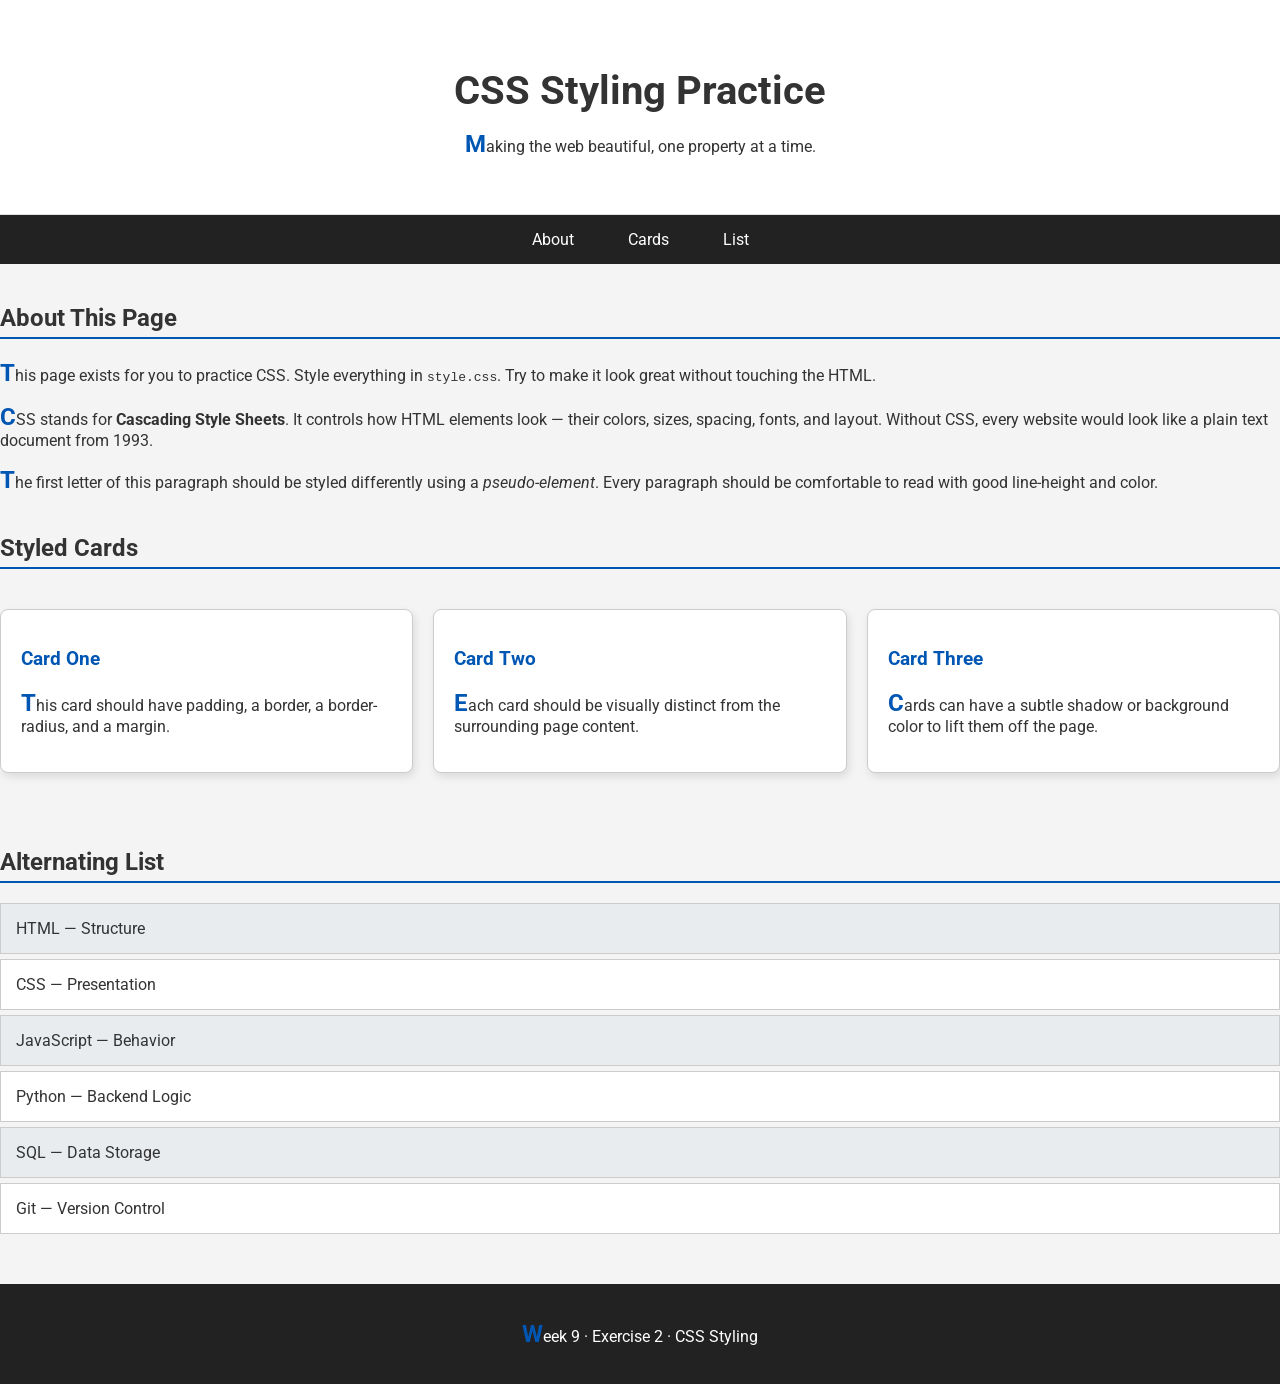
<file: week9/exercise2-css-styling/index.html>
<!DOCTYPE html>
<html lang="en">
<head>
  <meta charset="UTF-8" />
  <meta name="viewport" content="width=device-width, initial-scale=1.0" />
  <title>CSS Styling Exercise</title>

<link href="https://fonts.googleapis.com/css2?family=Roboto:wght@400;700&display=swap" rel="stylesheet">
<link rel="stylesheet" href="style.css">
</head>
<body>

  <header id="hero">
    <h1>CSS Styling Practice</h1>
    <p>Making the web beautiful, one property at a time.</p>
  </header>

  <nav>
    <a href="#about">About</a>
    <a href="#cards">Cards</a>
    <a href="#list">List</a>
  </nav>

  <main>

    <section id="about">
      <h2>About This Page</h2>
      <p class="intro">
        This page exists for you to practice CSS. Style everything in <code>style.css</code>.
        Try to make it look great without touching the HTML.
      </p>
      <p>
        CSS stands for <strong>Cascading Style Sheets</strong>. It controls how HTML elements
        look — their colors, sizes, spacing, fonts, and layout. Without CSS, every website
        would look like a plain text document from 1993.
      </p>
      <p>
        The first letter of this paragraph should be styled differently using a <em>pseudo-element</em>.
        Every paragraph should be comfortable to read with good line-height and color.
      </p>
    </section>

    <section id="cards">
      <h2>Styled Cards</h2>
      <div class="card-grid">
        <div class="card">
          <h3>Card One</h3>
          <p>This card should have padding, a border, a border-radius, and a margin.</p>
        </div>
        <div class="card">
          <h3>Card Two</h3>
          <p>Each card should be visually distinct from the surrounding page content.</p>
        </div>
        <div class="card">
          <h3>Card Three</h3>
          <p>Cards can have a subtle shadow or background color to lift them off the page.</p>
        </div>
      </div>
    </section>

    <section id="list">
      <h2>Alternating List</h2>
      <ul class="fancy-list">
        <li>HTML — Structure</li>
        <li>CSS — Presentation</li>
        <li>JavaScript — Behavior</li>
        <li>Python — Backend Logic</li>
        <li>SQL — Data Storage</li>
        <li>Git — Version Control</li>
      </ul>
    </section>

  </main>

  <footer>
    <p>Week 9 · Exercise 2 · CSS Styling</p>
  </footer>

</body>
</html>
</file>
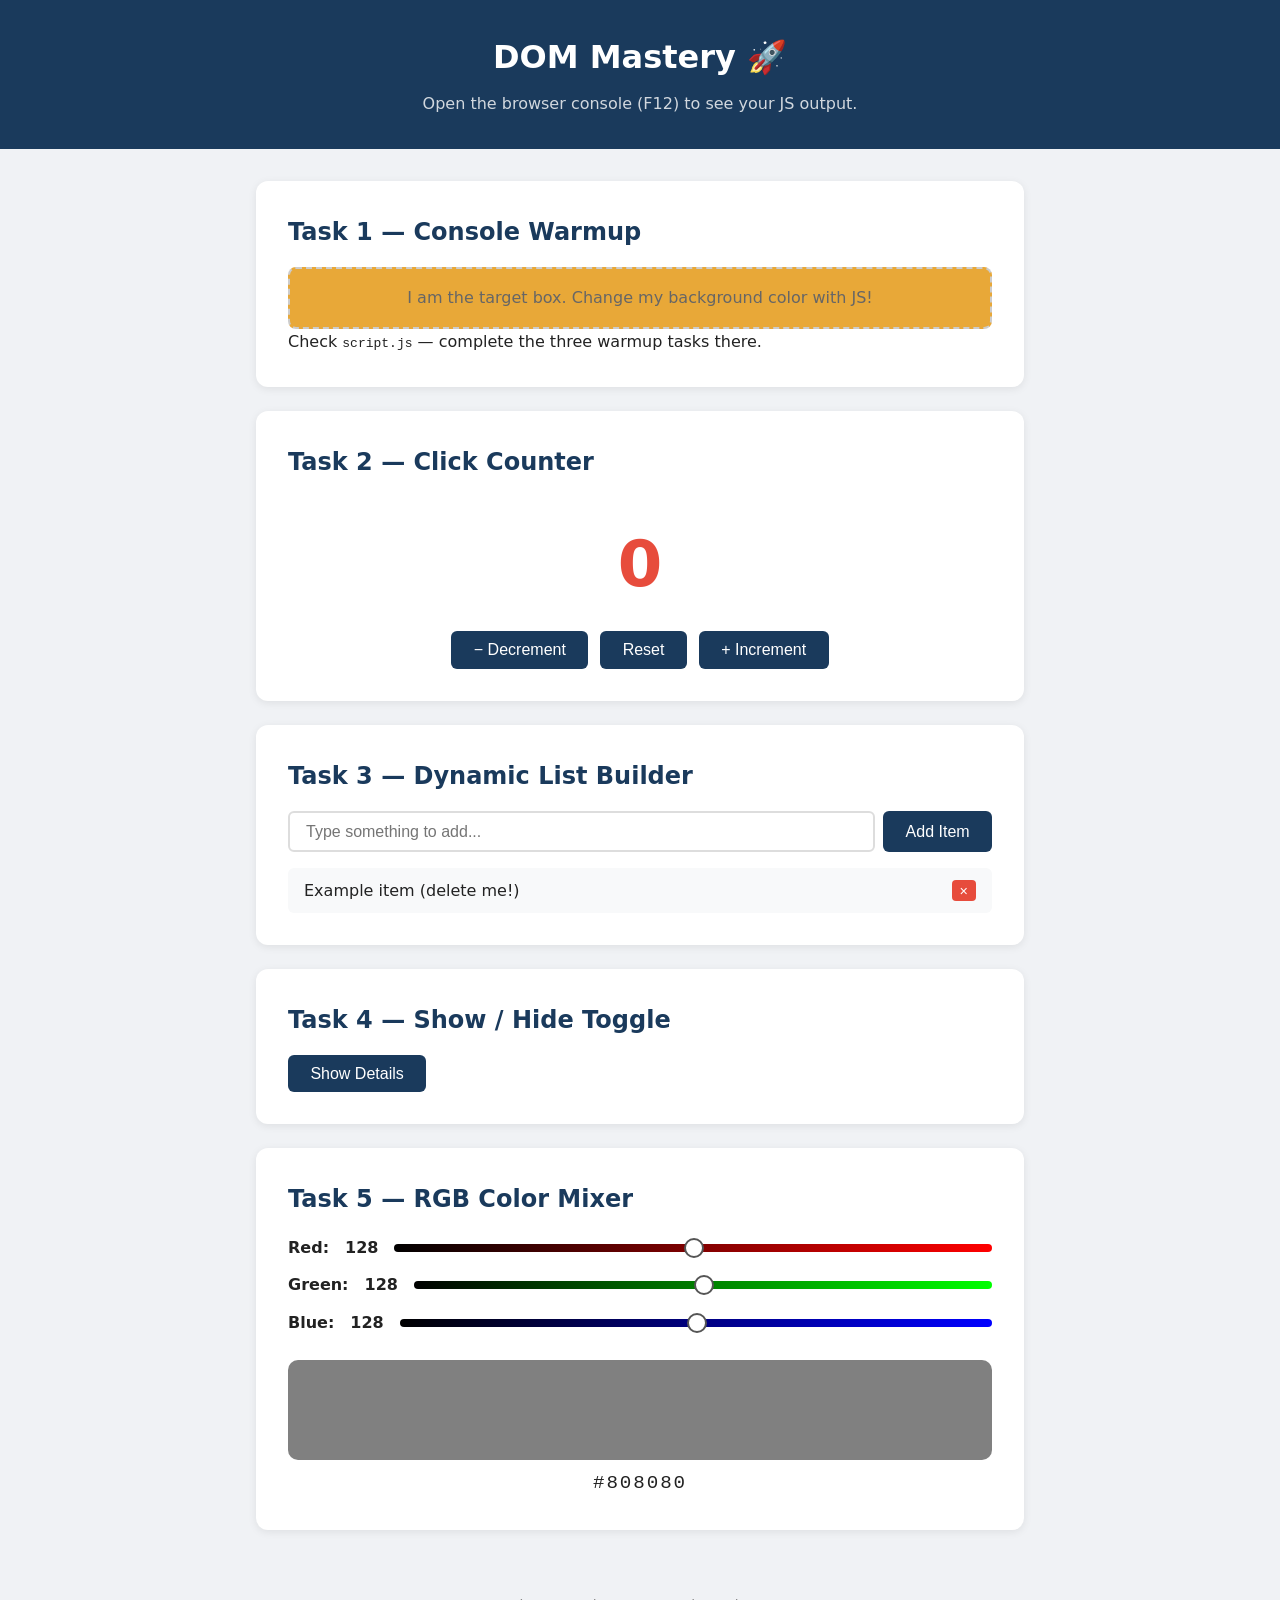
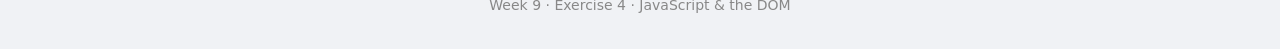
<file: week9/exercise4-javascript-dom/index.html>
<!DOCTYPE html>
<html lang="en">
<head>
  <meta charset="UTF-8" />
  <meta name="viewport" content="width=device-width, initial-scale=1.0" />
  <title>JavaScript & the DOM</title>
  <link rel="stylesheet" href="style.css" />
</head>
<body>

  <header>
    <h1 id="main-title">JavaScript DOM Practice</h1>
    <p>Open the browser console (F12) to see your JS output.</p>
  </header>

  <main>

    <!-- ===== TASK 1: Console Warmup ===== -->
    <section id="warmup-section" class="card">
      <h2>Task 1 — Console Warmup</h2>
      <div id="target-box">I am the target box. Change my background color with JS!</div>
      <p class="hint">Check <code>script.js</code> — complete the three warmup tasks there.</p>
    </section>

    <!-- ===== TASK 2: Counter ===== -->
    <section id="counter-section" class="card">
      <h2>Task 2 — Click Counter</h2>
      <div id="count-display">0</div>
      <div class="button-group">
        <button id="btn-decrement">− Decrement</button>
        <button id="btn-reset">Reset</button>
        <button id="btn-increment">+ Increment</button>
      </div>
    </section>

    <!-- ===== TASK 3: Dynamic List ===== -->
    <section id="list-section" class="card">
      <h2>Task 3 — Dynamic List Builder</h2>
      <div class="input-row">
        <input type="text" id="list-input" placeholder="Type something to add..." />
        <button id="btn-add-item">Add Item</button>
      </div>
      <ul id="dynamic-list">
        <li>Example item (delete me!) <button class="delete-btn">×</button></li>
      </ul>
    </section>

    <!-- ===== TASK 4: Toggle ===== -->
    <section id="toggle-section" class="card">
      <h2>Task 4 — Show / Hide Toggle</h2>
      <button id="btn-toggle">Show Details</button>
      <div class="details hidden">
        <p>🎉 You revealed the hidden content!</p>
        <p>This div starts hidden and should appear/disappear when the button is clicked.
           Use <code>classList.toggle()</code> on the <code>.hidden</code> class.</p>
      </div>
    </section>

    <!-- ===== TASK 5: Color Mixer ===== -->
    <section id="color-section" class="card">
      <h2>Task 5 — RGB Color Mixer</h2>
      <div class="sliders">
        <label>Red: <span id="val-r">128</span>
          <input type="range" id="slider-r" min="0" max="255" value="128" class="slider red-slider" />
        </label>
        <label>Green: <span id="val-g">128</span>
          <input type="range" id="slider-g" min="0" max="255" value="128" class="slider green-slider" />
        </label>
        <label>Blue: <span id="val-b">128</span>
          <input type="range" id="slider-b" min="0" max="255" value="128" class="slider blue-slider" />
        </label>
      </div>
      <div id="color-preview"></div>
      <p id="hex-display">#808080</p>
    </section>

  </main>

  <footer>
    <p>Week 9 · Exercise 4 · JavaScript & the DOM</p>
  </footer>

  <!-- Script loads at the end so HTML is ready -->
  <script src="script.js"></script>
</body>
</html>
</file>
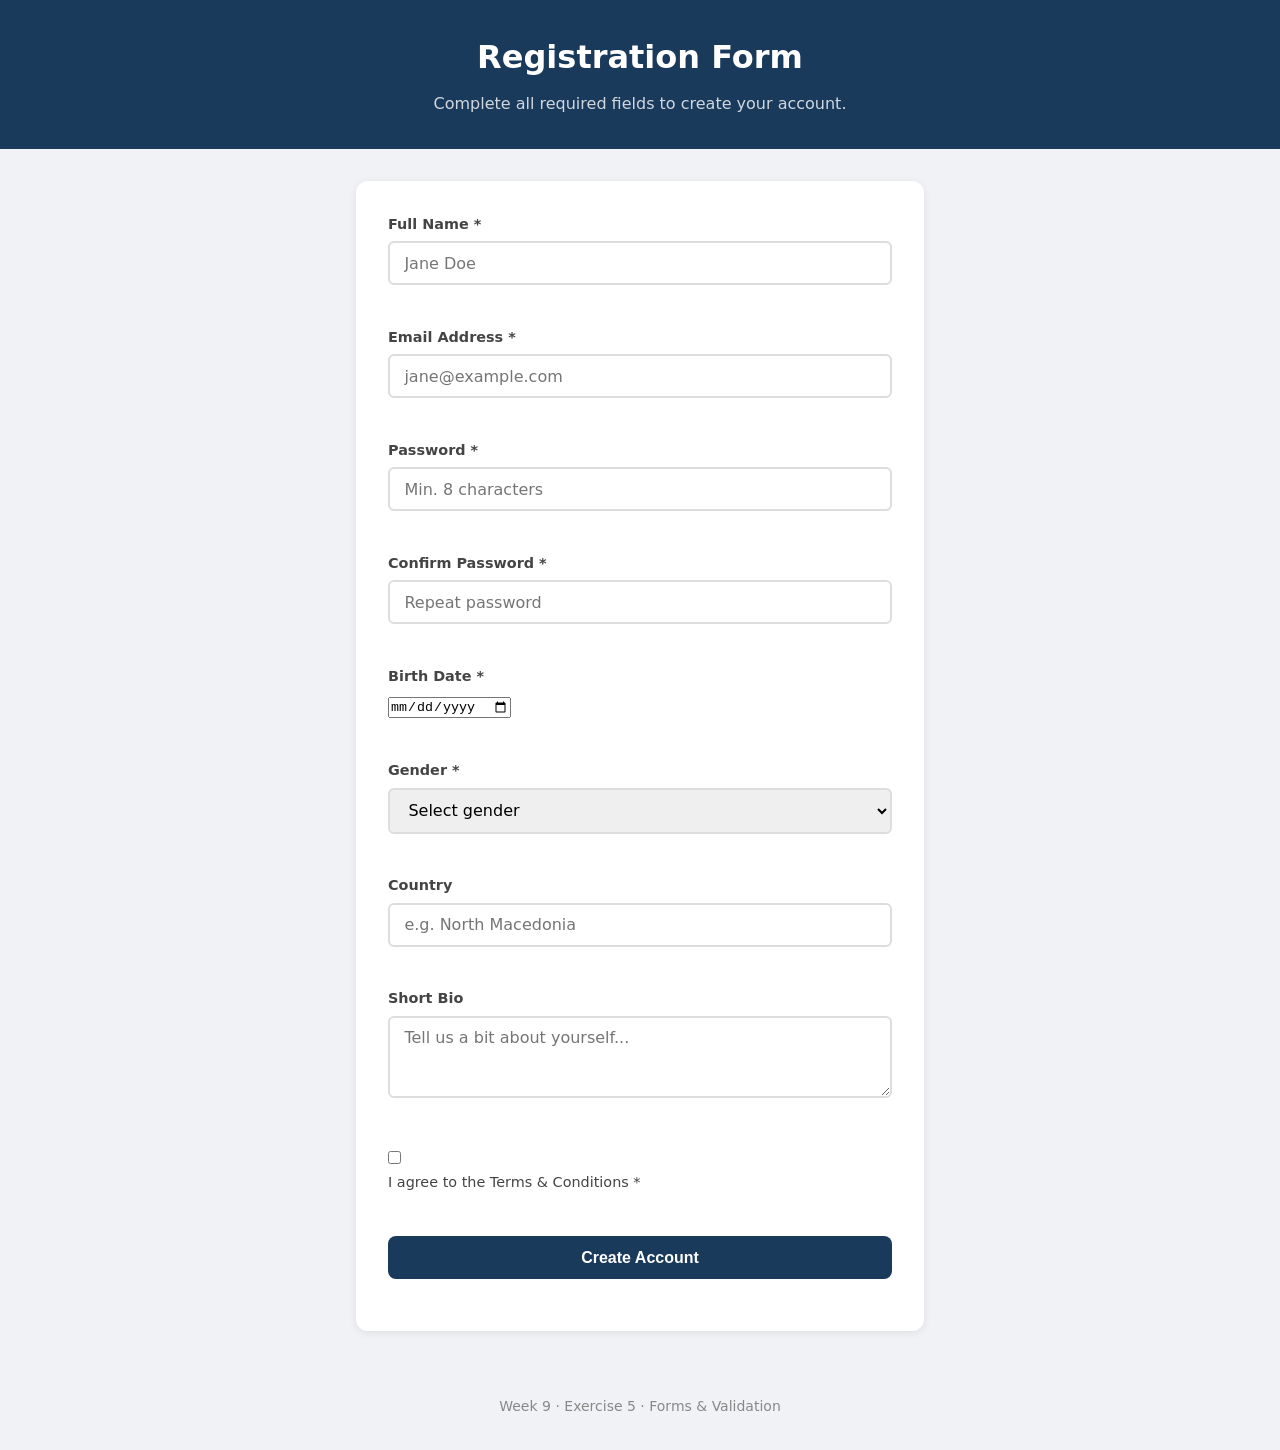
<file: week9/exercise5-forms-validation/index.html>
<!DOCTYPE html>
<html lang="en">
<head>
  <meta charset="UTF-8" />
  <meta name="viewport" content="width=device-width, initial-scale=1.0" />
  <title>Forms & Validation</title>
  <link rel="stylesheet" href="style.css" />
</head>
<body>

  <header>
    <h1>Registration Form</h1>
    <p>Complete all required fields to create your account.</p>
  </header>

  <main>

    <div id="success-message" class="hidden">
      <h2>🎉 Registration Successful!</h2>
      <p>Welcome aboard! Your account has been created.</p>
    </div>

    <form id="registration-form" novalidate>

      <div class="form-group">
        <label for="full-name">Full Name *</label>
        <input type="text" id="full-name" name="full-name" placeholder="Jane Doe" />
        <span class="error-msg" id="error-full-name"></span>
      </div>

      <div class="form-group">
        <label for="email">Email Address *</label>
        <input type="email" id="email" name="email" placeholder="jane@example.com" />
        <span class="error-msg" id="error-email"></span>
      </div>

      <div class="form-group">
        <label for="password">Password *</label>
        <input type="password" id="password" name="password" placeholder="Min. 8 characters" />
        <span class="error-msg" id="error-password"></span>
      </div>

      <div class="form-group">
        <label for="confirm-password">Confirm Password *</label>
        <input type="password" id="confirm-password" name="confirm-password" placeholder="Repeat password" />
        <span class="error-msg" id="error-confirm-password"></span>
      </div>

      <div class="form-group">
        <label for="birth-date">Birth Date *</label>
        <input type="date" id="birth-date" name="birth-date" />
        <span class="error-msg" id="error-birth-date"></span>
      </div>

      <div class="form-group">
        <label for="gender">Gender *</label>
        <select id="gender" name="gender">
          <option value="">Select gender</option>
          <option value="male">Male</option>
          <option value="female">Female</option>
          <option value="other">Other</option>
        </select>
        <span class="error-msg" id="error-gender"></span>
      </div>

      <div class="form-group">
        <label for="country">Country</label>
        <input type="text" id="country" name="country" placeholder="e.g. North Macedonia" />
        <span class="error-msg" id="error-country"></span>
      </div>

      <div class="form-group">
        <label for="bio">Short Bio</label>
        <textarea id="bio" name="bio" rows="3" placeholder="Tell us a bit about yourself..."></textarea>
        <span class="error-msg" id="error-bio"></span>
      </div>

      <div class="form-group checkbox-group">
        <input type="checkbox" id="terms" name="terms" />
        <label for="terms">I agree to the Terms & Conditions *</label>
        <span class="error-msg" id="error-terms"></span>
      </div>

      <div class="form-group">
        <button type="submit" id="submit-btn">Create Account</button>
      </div>

    </form>

  </main>

  <footer>
    <p>Week 9 · Exercise 5 · Forms & Validation</p>
  </footer>

  <script src="script.js"></script>
</body>
</html>
</file>
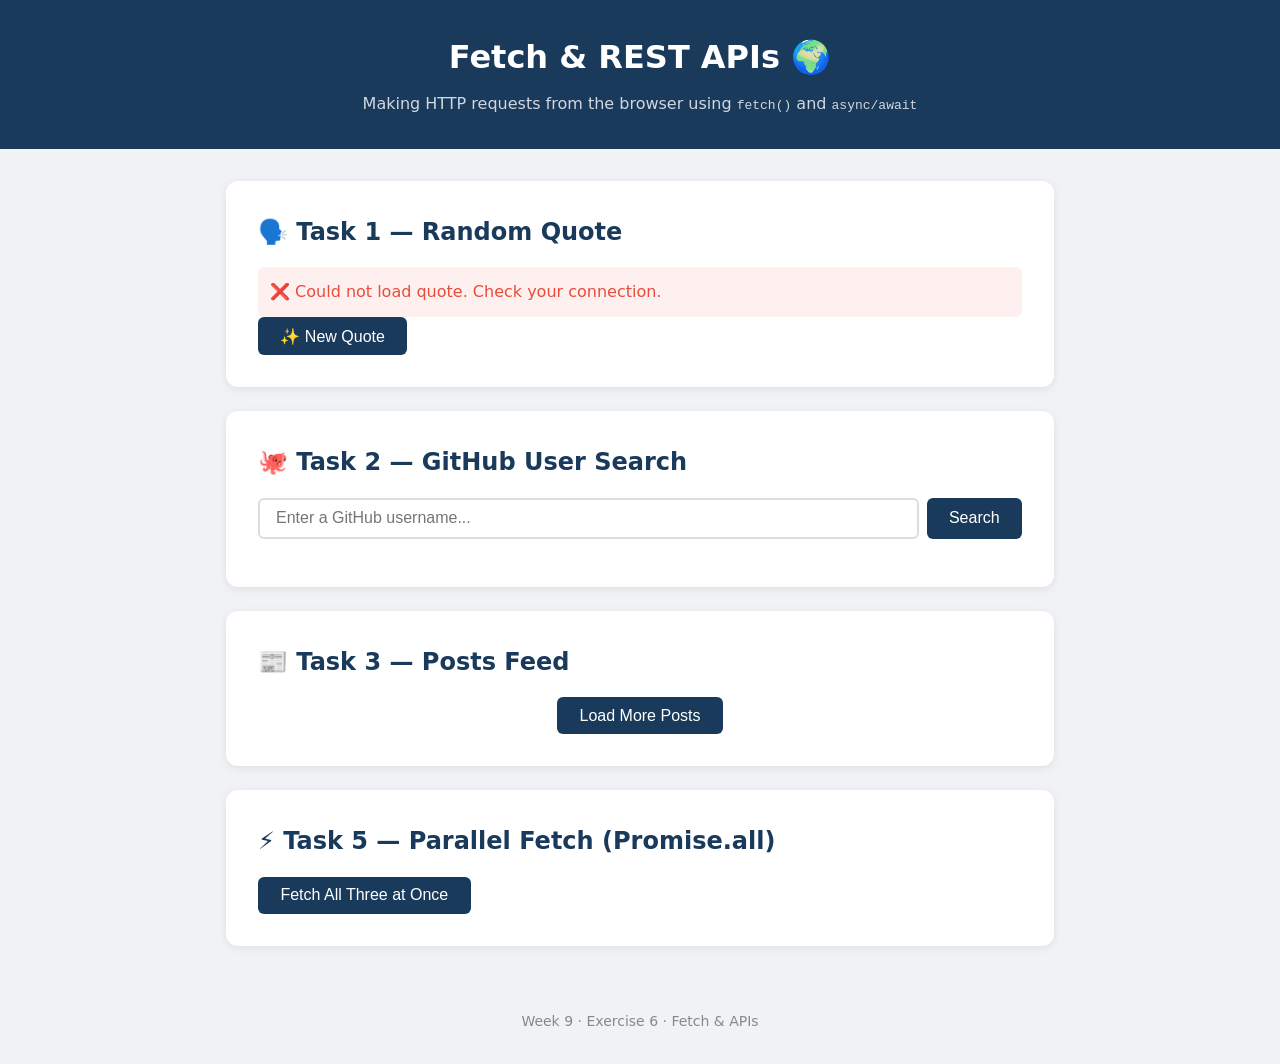
<file: week9/exercise6-fetch-api/index.html>
<!DOCTYPE html>
<html lang="en">
<head>
  <meta charset="UTF-8" />
  <meta name="viewport" content="width=device-width, initial-scale=1.0" />
  <title>Fetch & APIs</title>
  <link rel="stylesheet" href="style.css" />
</head>
<body>

  <header>
    <h1>Fetch & REST APIs 🌍</h1>
    <p>Making HTTP requests from the browser using <code>fetch()</code> and <code>async/await</code></p>
  </header>

  <main>

    <!-- ===== TASK 1: Quote of the Day ===== -->
    <section class="card" id="quote-section">
      <h2>🗣️ Task 1 — Random Quote</h2>
      <div id="quote-display">
        <p class="placeholder">Click the button to fetch a random quote.</p>
      </div>
      <button id="btn-new-quote">✨ New Quote</button>
    </section>

    <!-- ===== TASK 2: GitHub User Search ===== -->
    <section class="card" id="github-section">
      <h2>🐙 Task 2 — GitHub User Search</h2>
      <div class="search-row">
        <input type="text" id="github-input" placeholder="Enter a GitHub username..." />
        <button id="btn-search-user">Search</button>
      </div>
      <div id="github-result"></div>
    </section>

    <!-- ===== TASK 3: Posts Feed ===== -->
    <section class="card" id="posts-section">
      <h2>📰 Task 3 — Posts Feed</h2>
      <div id="posts-container"></div>
      <button id="btn-load-more">Load More Posts</button>
    </section>

    <!-- ===== TASK 5: Promise.all ===== -->
    <section class="card" id="multi-fetch-section">
      <h2>⚡ Task 5 — Parallel Fetch (Promise.all)</h2>
      <button id="btn-fetch-all">Fetch All Three at Once</button>
      <div id="multi-result"></div>
    </section>

  </main>

  <footer>
    <p>Week 9 · Exercise 6 · Fetch & APIs</p>
  </footer>

  <script src="script.js"></script>
</body>
</html>
</file>
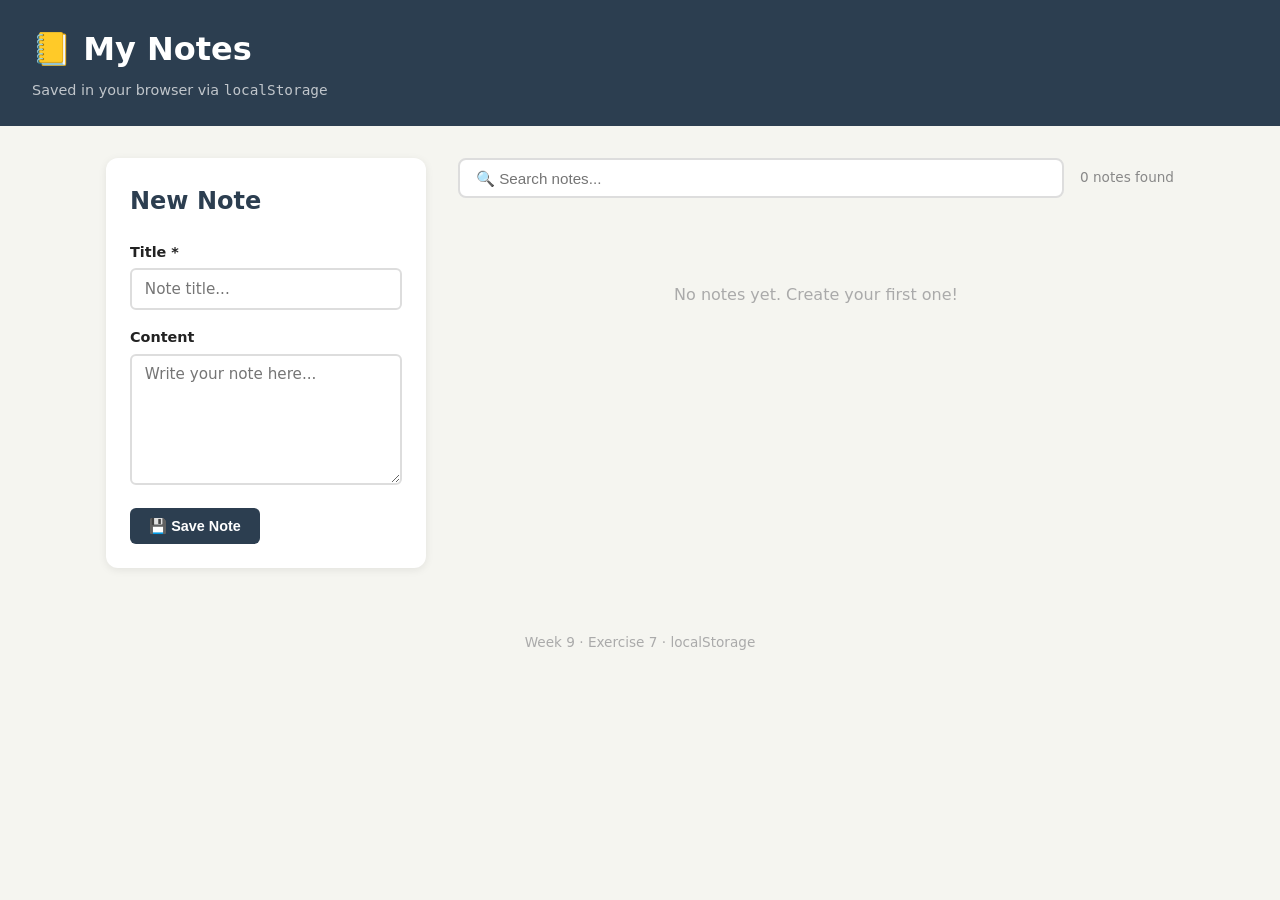
<file: week9/exercise7-local-storage/index.html>
<!DOCTYPE html>
<html lang="en">
<head>
  <meta charset="UTF-8" />
  <meta name="viewport" content="width=device-width, initial-scale=1.0" />
  <title>Notes App — localStorage</title>
  <link rel="stylesheet" href="style.css" />
</head>
<body>

  <header>
    <h1>📒 My Notes</h1>
    <p>Saved in your browser via <code>localStorage</code></p>
  </header>

  <main>
    <div class="layout">

      <!-- ===== SIDEBAR: Form ===== -->
      <aside class="sidebar">
        <h2 id="form-title">New Note</h2>
        <form id="note-form">
          <div class="form-group">
            <label for="note-title">Title *</label>
            <input type="text" id="note-title" placeholder="Note title..." required />
          </div>
          <div class="form-group">
            <label for="note-body">Content</label>
            <textarea id="note-body" rows="6" placeholder="Write your note here..."></textarea>
          </div>
          <div class="button-row">
            <button type="submit" id="btn-submit">💾 Save Note</button>
            <button type="button" id="btn-cancel" class="secondary hidden">Cancel</button>
          </div>
        </form>
      </aside>

      <!-- ===== MAIN: Notes List ===== -->
      <section class="notes-panel">
        <div class="notes-toolbar">
          <input type="text" id="search-input" placeholder="🔍 Search notes..." />
          <span id="notes-count"></span>
        </div>
        <div id="notes-container">
          <!-- Notes rendered by JavaScript -->
        </div>
      </section>

    </div>
  </main>

  <footer>
    <p>Week 9 · Exercise 7 · localStorage</p>
  </footer>

  <script src="script.js"></script>
</body>
</html>
</file>
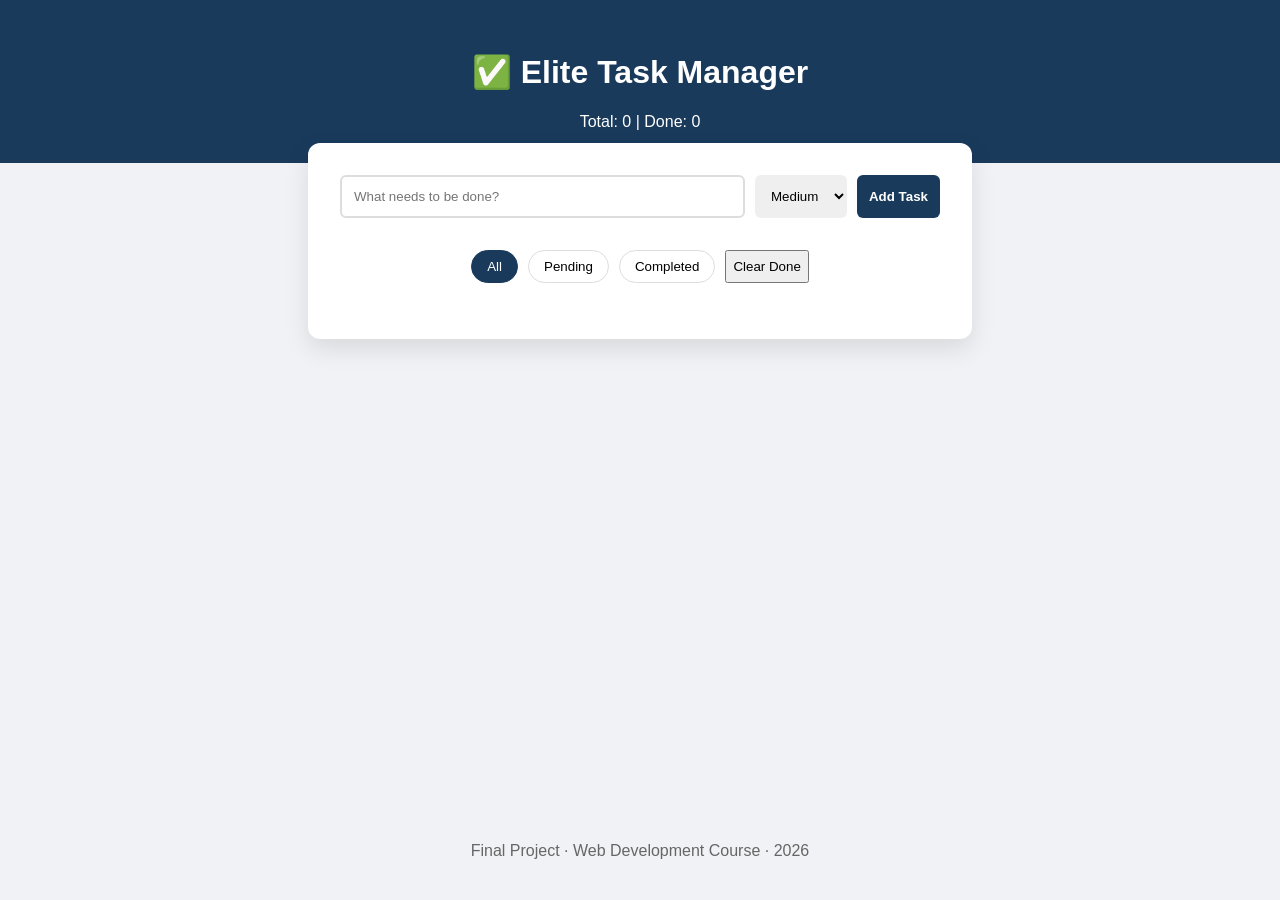
<file: week9/exercise8-final-project/index.html>
<!DOCTYPE html>
<html lang="en">
<head>
  <meta charset="UTF-8" />
  <meta name="viewport" content="width=device-width, initial-scale=1.0" />
  <title>Elite Task Manager</title>
  <link rel="stylesheet" href="style.css" />
</head>
<body>

  <header>
    <h1>✅ Elite Task Manager</h1>
    <div class="stats">
      <span id="total-tasks">Total: 0</span> | <span id="completed-tasks">Done: 0</span>
    </div>
  </header>

  <main>
    <section class="input-section">
      <form id="task-form">
        <input type="text" id="task-input" placeholder="What needs to be done?" required />
        <select id="priority-input">
          <option value="low">Low</option>
          <option value="medium" selected>Medium</option>
          <option value="high">High</option>
        </select>
        <button type="submit" id="add-btn">Add Task</button>
      </form>
    </section>

    <section class="filter-section">
      <button class="filter-btn active" data-filter="all">All</button>
      <button class="filter-btn" data-filter="pending">Pending</button>
      <button class="filter-btn" data-filter="completed">Completed</button>
      <button id="clear-completed">Clear Done</button>
    </section>

    <ul id="task-list">
      <!-- Tasks will appear here -->
    </ul>
  </main>

  <footer>
    <p>Final Project · Web Development Course · 2026</p>
  </footer>

  <script src="script.js"></script>
</body>
</html>
</file>
<file: week9/exercise2-css-styling/style.css>
/*
  Exercise 2: CSS Styling
  ========================
*/

/* Görev 2: Kendi Renklerimizi Belirleme */
:root {
  --ana-renk: #0056b3;
  --arkaplan: #f4f4f4;
  --yazi-renk: #333333;
}

/* Görev 3: Temel Ayarlar (Reset) */
* {
  box-sizing: border-box;
}

body {
  font-family: 'Roboto', sans-serif;
  background-color: var(--arkaplan);
  color: var(--yazi-renk);
  margin: 0;
}

/* Görev 3: Başlıklar ve Paragraf Ayarları */
h1 {
  font-size: 2.5rem;
  margin-bottom: 10px;
}

h2 {
  border-bottom: 2px solid var(--ana-renk);
  padding-bottom: 5px;
  margin-top: 40px;
}

h3 {
  color: var(--ana-renk);
}

/* Paragrafların ilk harfini büyütme */
p::first-letter {
  font-size: 150%;
  font-weight: bold;
  color: var(--ana-renk);
}

/* Görev 3: Menü (Navigasyon) Linkleri */
nav {
  background-color: #222;
  padding: 15px;
  text-align: center;
}

nav a {
  color: white;
  text-decoration: none;
  padding: 10px 20px;
  margin: 0 5px;
}

nav a:hover {
  background-color: var(--ana-renk);
  border-radius: 5px;
}

nav a:focus {
  outline: 3px solid orange;
}

/* Görev 4: Tepe Kısmı (Hero) */
#hero {
  background-color: white;
  padding: 40px 20px;
  text-align: center;
  border-bottom: 1px solid #ddd;
}

/* Görev 4: Kartlar (Kutucuklar) */
.card-grid {
  display: flex;
  gap: 20px;
  padding: 20px 0;
}

.card {
  background-color: white;
  padding: 20px;
  border: 1px solid #ccc;
  border-radius: 8px;
  margin-bottom: 15px;
  box-shadow: 2px 4px 8px rgba(0,0,0,0.1);
  width: 100%;
}

/* Görev 5: Sıralı Renkli Liste */
.fancy-list {
  list-style-type: none;
  padding: 0;
}

.fancy-list li {
  padding: 15px;
  border: 1px solid #ccc;
  margin-bottom: 5px;
}

/* Tek sayılı satırlar gri */
.fancy-list li:nth-child(odd) {
  background-color: #e9ecef;
}

/* Çift sayılı satırlar beyaz */
.fancy-list li:nth-child(even) {
  background-color: white;
}

/* Görev 6: En Alt Kısım (Footer) */
footer {
  background-color: #222;
  color: white;
  text-align: center;
  padding: 20px;
  margin-top: 50px;
}
</file>
<file: week9/exercise4-javascript-dom/style.css>
/* Exercise 4 — Styles */
*, *::before, *::after { box-sizing: border-box; margin: 0; padding: 0; }

body { font-family: system-ui, sans-serif; background: #f0f2f5; color: #222; line-height: 1.6; }

header { background: #1a3a5c; color: white; padding: 2rem; text-align: center; }
header p { opacity: 0.8; margin-top: 0.5rem; }

main { max-width: 800px; margin: 2rem auto; padding: 0 1rem; display: flex; flex-direction: column; gap: 1.5rem; }

.card { background: white; border-radius: 12px; padding: 2rem; box-shadow: 0 2px 8px rgba(0,0,0,0.08); }
h2 { margin-bottom: 1rem; color: #1a3a5c; }

/* Task 1 */
#target-box { padding: 1rem; border: 2px dashed #ccc; border-radius: 8px; text-align: center; color: #666; }

/* Task 2 */
#count-display { font-size: 4rem; font-weight: 800; text-align: center; padding: 1rem; transition: color 0.3s; }
#count-display.zero  { color: #e74c3c; }
#count-display.high  { color: #27ae60; }
.button-group { display: flex; gap: 0.75rem; justify-content: center; }
button { padding: 0.6rem 1.4rem; border: none; border-radius: 6px; cursor: pointer; font-size: 1rem; background: #1a3a5c; color: white; transition: opacity 0.15s; }
button:hover { opacity: 0.85; }
button:focus { outline: 3px solid #e8a838; outline-offset: 2px; }

/* Task 3 */
.input-row { display: flex; gap: 0.5rem; margin-bottom: 1rem; }
.input-row input { flex: 1; padding: 0.6rem 1rem; border: 2px solid #ddd; border-radius: 6px; font-size: 1rem; }
.input-row input:focus { outline: none; border-color: #1a3a5c; }
.input-row input.shake { animation: shake 0.3s; }
@keyframes shake {
  0%, 100% { transform: translateX(0); }
  25% { transform: translateX(-6px); }
  75% { transform: translateX(6px); }
}
#dynamic-list { list-style: none; display: flex; flex-direction: column; gap: 0.5rem; }
#dynamic-list li { display: flex; justify-content: space-between; align-items: center; padding: 0.6rem 1rem; background: #f8f9fa; border-radius: 6px; }
.delete-btn { background: #e74c3c; color: white; border: none; border-radius: 4px; padding: 0.15rem 0.5rem; cursor: pointer; font-size: 0.9rem; }
.delete-btn:hover { background: #c0392b; }

/* Task 4 */
.details { margin-top: 1rem; padding: 1rem; background: #eef7ee; border-left: 4px solid #27ae60; border-radius: 4px; }
.details.hidden { display: none; }

/* Task 5 */
.sliders { display: flex; flex-direction: column; gap: 0.75rem; margin-bottom: 1.5rem; }
.sliders label { display: flex; align-items: center; gap: 1rem; font-weight: 600; }
.slider { flex: 1; -webkit-appearance: none; height: 8px; border-radius: 4px; outline: none; cursor: pointer; }
.red-slider   { background: linear-gradient(to right, #000, #f00); }
.green-slider { background: linear-gradient(to right, #000, #0f0); }
.blue-slider  { background: linear-gradient(to right, #000, #00f); }
.slider::-webkit-slider-thumb { -webkit-appearance: none; width: 20px; height: 20px; border-radius: 50%; background: white; border: 2px solid #555; cursor: pointer; }
#color-preview { width: 100%; height: 100px; border-radius: 10px; background: rgb(128,128,128); transition: background-color 0.1s; }
#hex-display { text-align: center; margin-top: 0.5rem; font-family: monospace; font-size: 1.2rem; letter-spacing: 0.1em; }

footer { text-align: center; padding: 2rem; color: #888; font-size: 0.875rem; }
</file>
<file: week9/exercise5-forms-validation/style.css>
/* Exercise 5 — Forms & Validation */
*, *::before, *::after { box-sizing: border-box; margin: 0; padding: 0; }
body { font-family: system-ui, sans-serif; background: #f0f2f5; color: #222; line-height: 1.6; }
header { background: #1a3a5c; color: white; padding: 2rem; text-align: center; }
header p { opacity: 0.8; margin-top: 0.5rem; }
main { max-width: 600px; margin: 2rem auto; padding: 0 1rem; }
#success-message { background: #d4edda; border: 2px solid #28a745; border-radius: 12px; padding: 2rem; text-align: center; margin-bottom: 1.5rem; }
#success-message h2 { color: #155724; }
form { background: white; border-radius: 12px; padding: 2rem; box-shadow: 0 2px 8px rgba(0,0,0,0.08); }
.form-group { margin-bottom: 1.25rem; }
label { display: block; font-weight: 600; margin-bottom: 0.35rem; font-size: 0.9rem; color: #444; }
input[type="text"], input[type="email"], input[type="password"], input[type="number"], input[type="url"], select, textarea {
  width: 100%; padding: 0.65rem 0.9rem; border: 2px solid #ddd; border-radius: 6px; font-size: 1rem; font-family: inherit; transition: border-color 0.2s;
}
input:focus, select:focus, textarea:focus { outline: none; border-color: #1a3a5c; }
input.valid   { border-color: #27ae60; }
input.invalid { border-color: #e74c3c; }
select.valid  { border-color: #27ae60; }
select.invalid{ border-color: #e74c3c; }
.error-msg { display: block; color: #e74c3c; font-size: 0.82rem; margin-top: 0.3rem; min-height: 1.2em; }
.checkbox-group label { display: flex; align-items: center; gap: 0.5rem; font-weight: normal; cursor: pointer; }
small { display: block; margin-top: 0.3rem; font-size: 0.82rem; color: #888; }
small.over-limit { color: #e74c3c; font-weight: bold; }
.strength-bar { margin-top: 0.4rem; font-size: 0.82rem; font-weight: 600; padding: 0.2rem 0.5rem; border-radius: 4px; display: inline-block; }
.strength-bar.weak   { background: #ffe0e0; color: #c0392b; }
.strength-bar.fair   { background: #fff3cd; color: #856404; }
.strength-bar.strong { background: #d4edda; color: #155724; }
button[type="submit"] { width: 100%; padding: 0.8rem; background: #1a3a5c; color: white; border: none; border-radius: 8px; font-size: 1rem; font-weight: 700; cursor: pointer; transition: opacity 0.15s; }
button[type="submit"]:hover { opacity: 0.88; }
button[type="submit"]:disabled { opacity: 0.5; cursor: not-allowed; }
.hidden { display: none; }
footer { text-align: center; padding: 2rem; color: #888; font-size: 0.875rem; }
</file>
<file: week9/exercise6-fetch-api/style.css>
/* Exercise 6 Styles */
*, *::before, *::after { box-sizing: border-box; margin: 0; padding: 0; }
body { font-family: system-ui, sans-serif; background: #f0f2f5; color: #222; line-height: 1.6; }
header { background: #1a3a5c; color: white; padding: 2rem; text-align: center; }
header p { opacity: 0.8; margin-top: 0.5rem; }
main { max-width: 860px; margin: 2rem auto; padding: 0 1rem; display: flex; flex-direction: column; gap: 1.5rem; }
.card { background: white; border-radius: 12px; padding: 2rem; box-shadow: 0 2px 8px rgba(0,0,0,0.08); }
h2 { margin-bottom: 1rem; color: #1a3a5c; }
button { padding: 0.6rem 1.4rem; border: none; border-radius: 6px; cursor: pointer; font-size: 1rem; background: #1a3a5c; color: white; transition: opacity 0.15s; }
button:hover { opacity: 0.85; }
.search-row { display: flex; gap: 0.5rem; margin-bottom: 1rem; }
.search-row input { flex: 1; padding: 0.6rem 1rem; border: 2px solid #ddd; border-radius: 6px; font-size: 1rem; }
blockquote { font-size: 1.2rem; font-style: italic; border-left: 4px solid #e8a838; padding-left: 1rem; margin-bottom: 0.5rem; }
.quote-author { color: #666; font-weight: 600; }
.placeholder { color: #aaa; font-style: italic; }
.spinner { width: 36px; height: 36px; border: 4px solid #eee; border-top-color: #1a3a5c; border-radius: 50%; animation: spin 0.8s linear infinite; margin: 1rem auto; }
@keyframes spin { to { transform: rotate(360deg); } }
.error-text { color: #e74c3c; padding: 0.75rem; background: #fef0ef; border-radius: 6px; }
.github-card { display: flex; gap: 1.5rem; align-items: flex-start; padding: 1rem; background: #f8f9fa; border-radius: 8px; margin-top: 1rem; }
.github-card img { width: 80px; height: 80px; border-radius: 50%; }
.github-info h3 { margin-bottom: 0.25rem; }
.github-info p { color: #666; font-size: 0.9rem; margin: 0.25rem 0; }
.github-stats { display: flex; gap: 1rem; margin-top: 0.5rem; font-size: 0.85rem; }
.github-stats span { background: #e8f0fe; padding: 0.2rem 0.6rem; border-radius: 99px; }
.post-card { border: 1px solid #e0e0e0; border-radius: 8px; padding: 1rem; margin-bottom: 0.75rem; cursor: pointer; transition: box-shadow 0.2s; }
.post-card:hover { box-shadow: 0 2px 8px rgba(0,0,0,0.1); }
.post-card h3 { font-size: 1rem; margin-bottom: 0.5rem; color: #1a3a5c; text-transform: capitalize; }
.post-card p { font-size: 0.9rem; color: #666; }
.comments-list { margin-top: 0.75rem; border-top: 1px solid #eee; padding-top: 0.75rem; display: flex; flex-direction: column; gap: 0.5rem; }
.comment { background: #f8f9fa; padding: 0.5rem 0.75rem; border-radius: 6px; font-size: 0.85rem; }
.comment strong { color: #1a3a5c; }
#btn-load-more { display: block; margin: 0 auto; }
.multi-grid { display: grid; grid-template-columns: repeat(auto-fit, minmax(200px, 1fr)); gap: 1rem; margin-top: 1rem; }
.multi-card { background: #f8f9fa; border-radius: 8px; padding: 1rem; }
.multi-card h4 { margin-bottom: 0.5rem; color: #1a3a5c; }
footer { text-align: center; padding: 2rem; color: #888; font-size: 0.875rem; }
</file>
<file: week9/exercise7-local-storage/style.css>
/* Exercise 7 — Notes App */
*, *::before, *::after { box-sizing: border-box; margin: 0; padding: 0; }
body { font-family: system-ui, sans-serif; background: #f5f5f0; color: #222; line-height: 1.6; min-height: 100vh; }
header { background: #2c3e50; color: white; padding: 1.5rem 2rem; }
header p { opacity: 0.7; font-size: 0.9rem; margin-top: 0.25rem; }
main { max-width: 1100px; margin: 0 auto; padding: 2rem 1rem; }
.layout { display: grid; grid-template-columns: 320px 1fr; gap: 2rem; }
@media (max-width: 700px) { .layout { grid-template-columns: 1fr; } }
.sidebar { background: white; border-radius: 12px; padding: 1.5rem; box-shadow: 0 2px 8px rgba(0,0,0,0.08); height: fit-content; position: sticky; top: 1rem; }
.sidebar h2 { margin-bottom: 1.25rem; color: #2c3e50; }
.form-group { margin-bottom: 1rem; }
.form-group label { display: block; font-weight: 600; margin-bottom: 0.3rem; font-size: 0.9rem; }
.form-group input, .form-group textarea { width: 100%; padding: 0.6rem 0.8rem; border: 2px solid #ddd; border-radius: 6px; font-size: 0.95rem; font-family: inherit; transition: border-color 0.2s; }
.form-group input:focus, .form-group textarea:focus { outline: none; border-color: #2c3e50; }
.button-row { display: flex; gap: 0.5rem; }
button { padding: 0.6rem 1.2rem; border: none; border-radius: 6px; cursor: pointer; font-size: 0.9rem; font-weight: 600; background: #2c3e50; color: white; transition: opacity 0.15s; }
button:hover { opacity: 0.85; }
button.secondary { background: #ddd; color: #555; }
.hidden { display: none; }
.notes-panel { min-height: 400px; }
.notes-toolbar { display: flex; gap: 1rem; align-items: center; margin-bottom: 1.25rem; }
.notes-toolbar input { flex: 1; padding: 0.6rem 1rem; border: 2px solid #ddd; border-radius: 8px; font-size: 0.95rem; }
.notes-toolbar input:focus { outline: none; border-color: #2c3e50; }
#notes-count { color: #888; font-size: 0.85rem; white-space: nowrap; }
.note-card { background: white; border-radius: 10px; padding: 1.25rem; margin-bottom: 1rem; box-shadow: 0 1px 4px rgba(0,0,0,0.07); border-left: 4px solid #ddd; transition: box-shadow 0.2s; }
.note-card:hover { box-shadow: 0 4px 12px rgba(0,0,0,0.1); }
.note-card.pinned { border-left-color: #f39c12; }
.note-card h3 { font-size: 1rem; margin-bottom: 0.4rem; color: #2c3e50; }
.note-card .note-body { font-size: 0.88rem; color: #666; margin-bottom: 0.75rem; }
.note-meta { display: flex; justify-content: space-between; align-items: center; font-size: 0.8rem; color: #aaa; }
.note-actions { display: flex; gap: 0.4rem; }
.note-actions button { padding: 0.25rem 0.6rem; font-size: 0.78rem; }
.btn-edit   { background: #3498db; }
.btn-pin    { background: #f39c12; }
.btn-delete { background: #e74c3c; }
.empty-state { text-align: center; padding: 4rem 2rem; color: #aaa; }
footer { text-align: center; padding: 2rem; color: #aaa; font-size: 0.85rem; }
</file>
<file: week9/exercise8-final-project/style.css>
:root {
  --primary: #1a3a5c;
  --bg: #f0f2f5;
  --white: #ffffff;
  --low: #2ecc71;
  --medium: #f1c40f;
  --high: #e74c3c;
}

body {
  font-family: 'Segoe UI', Tahoma, Geneva, Verdana, sans-serif;
  background-color: var(--bg);
  margin: 0;
  display: flex;
  flex-direction: column;
  min-height: 100vh;
}

header {
  background: var(--primary);
  color: white;
  padding: 2rem;
  text-align: center;
}

main {
  max-width: 600px;
  margin: -20px auto 2rem;
  width: 90%;
  background: var(--white);
  padding: 2rem;
  border-radius: 12px;
  box-shadow: 0 10px 25px rgba(0,0,0,0.1);
}

.input-section form {
  display: flex;
  gap: 10px;
  margin-bottom: 2rem;
}

input[type="text"] {
  flex: 1;
  padding: 12px;
  border: 2px solid #ddd;
  border-radius: 6px;
}

select, #add-btn {
  padding: 12px;
  border-radius: 6px;
  border: none;
}

#add-btn {
  background: var(--primary);
  color: white;
  cursor: pointer;
  font-weight: bold;
}

.filter-section {
  display: flex;
  gap: 10px;
  margin-bottom: 1.5rem;
  justify-content: center;
}

.filter-btn {
  padding: 8px 15px;
  border: 1px solid #ddd;
  background: none;
  border-radius: 20px;
  cursor: pointer;
}

.filter-btn.active {
  background: var(--primary);
  color: white;
  border-color: var(--primary);
}

#task-list {
  list-style: none;
  padding: 0;
}

.task-item {
  display: flex;
  align-items: center;
  padding: 12px;
  border-bottom: 1px solid #eee;
  gap: 15px;
}

.task-item.completed span {
  text-decoration: line-through;
  color: #888;
}

.priority-tag {
  width: 10px;
  height: 10px;
  border-radius: 50%;
}

.low { background: var(--low); }
.medium { background: var(--medium); }
.high { background: var(--high); }

.delete-task {
  margin-left: auto;
  background: none;
  border: none;
  color: #ff7675;
  cursor: pointer;
  font-size: 1.2rem;
}

footer {
  text-align: center;
  margin-top: auto;
  padding: 1.5rem;
  color: #666;
}
</file>
